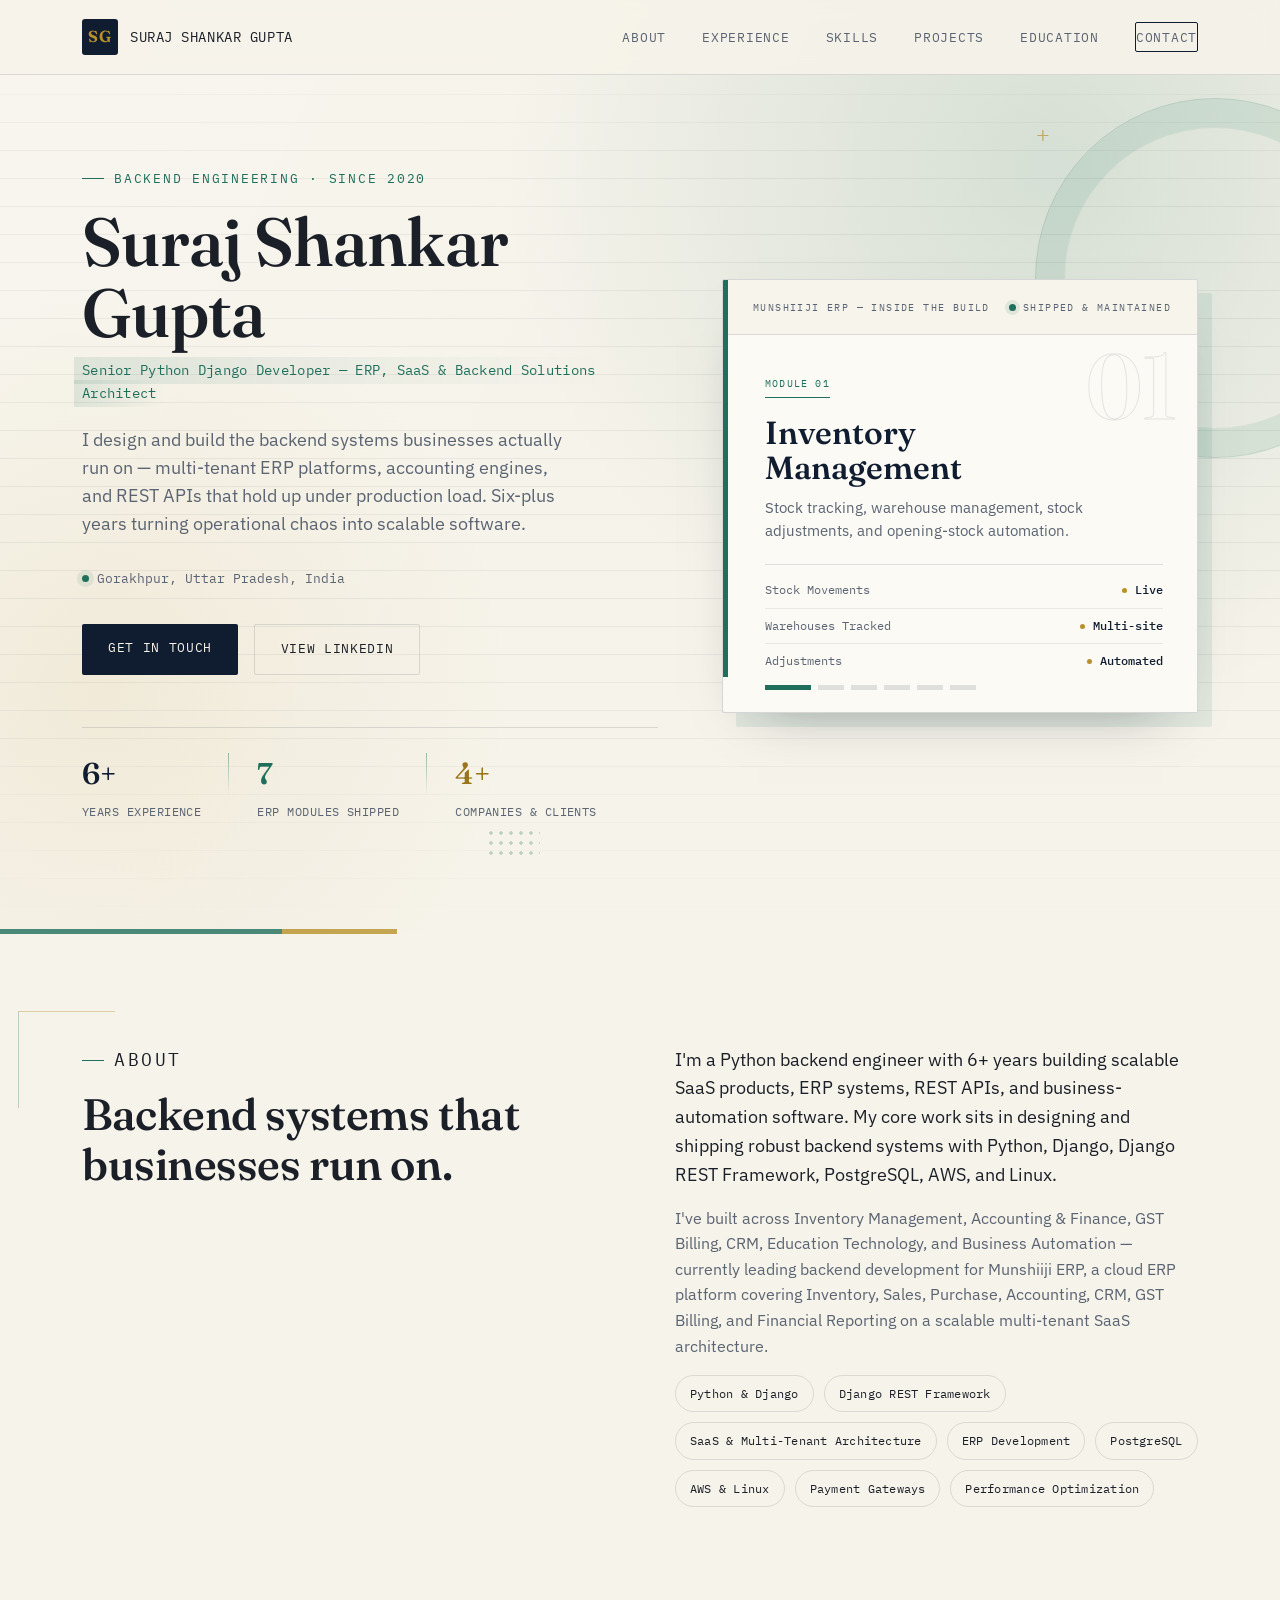
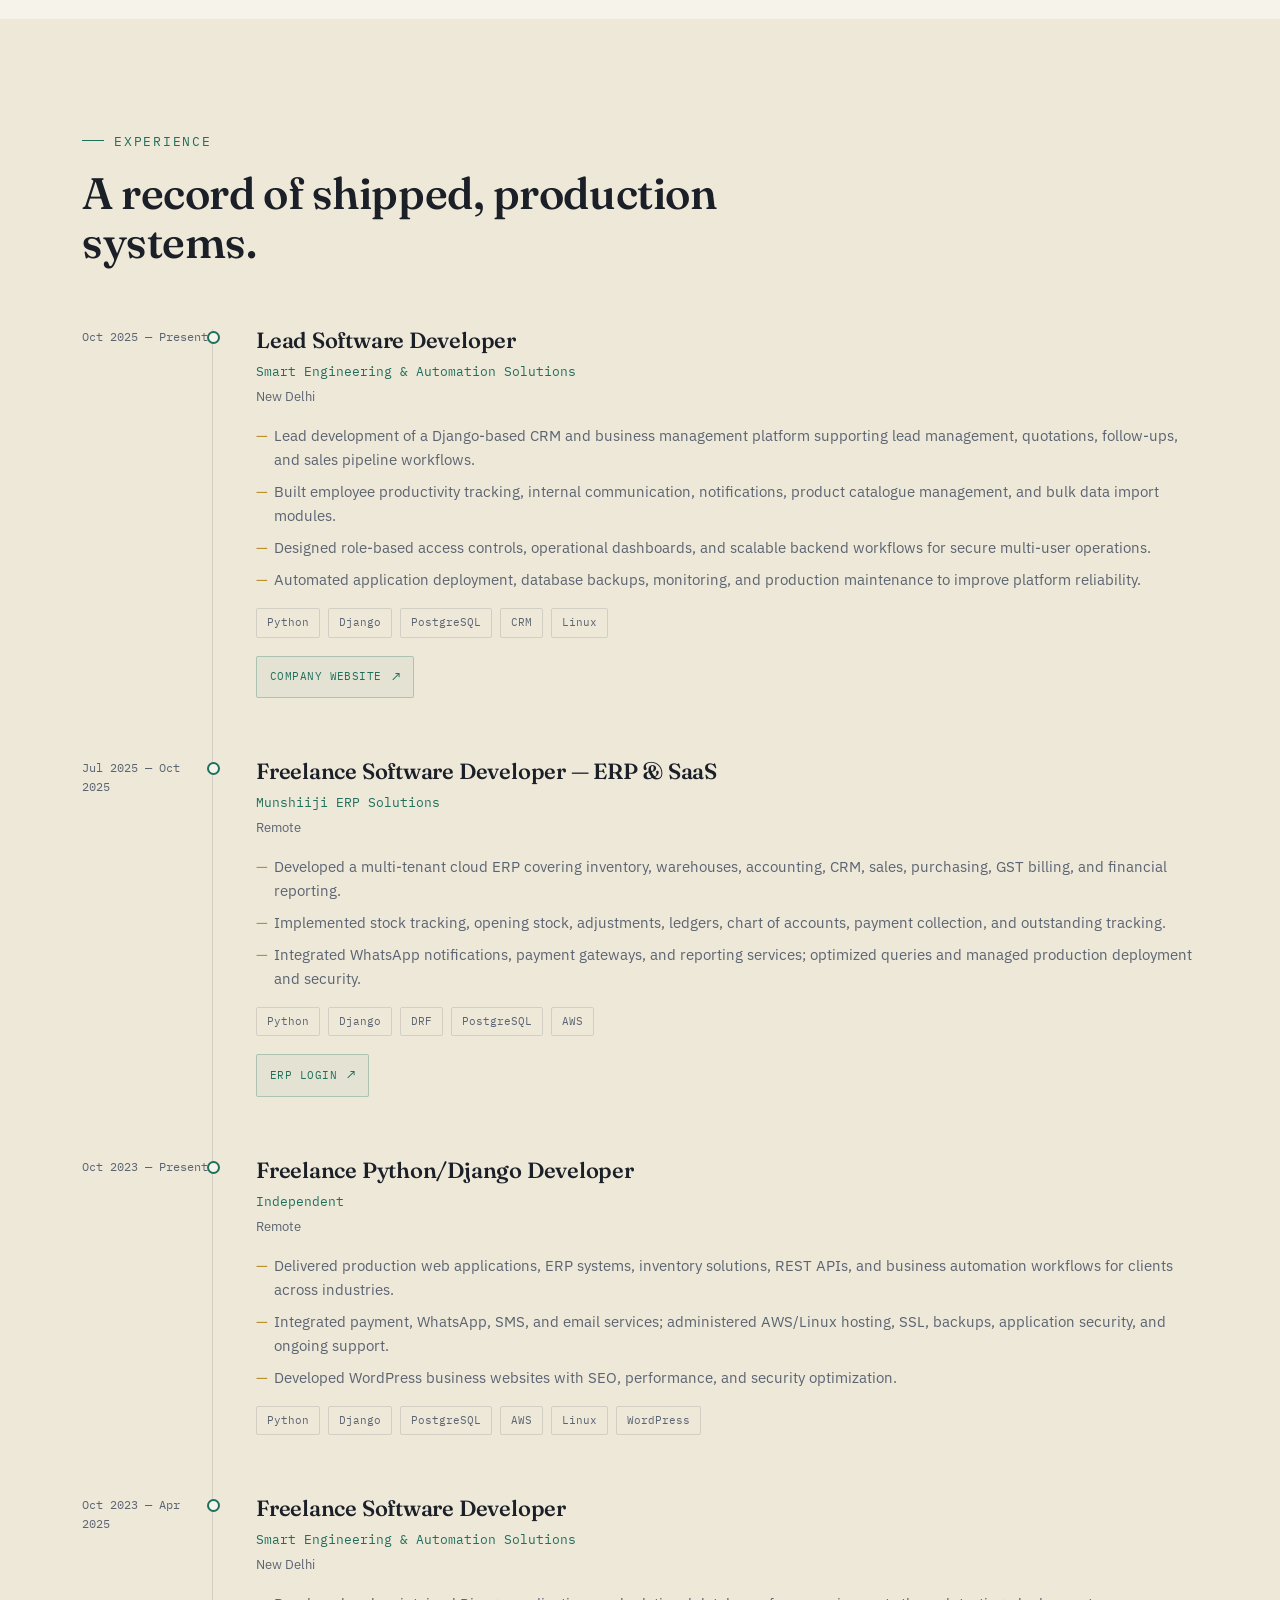
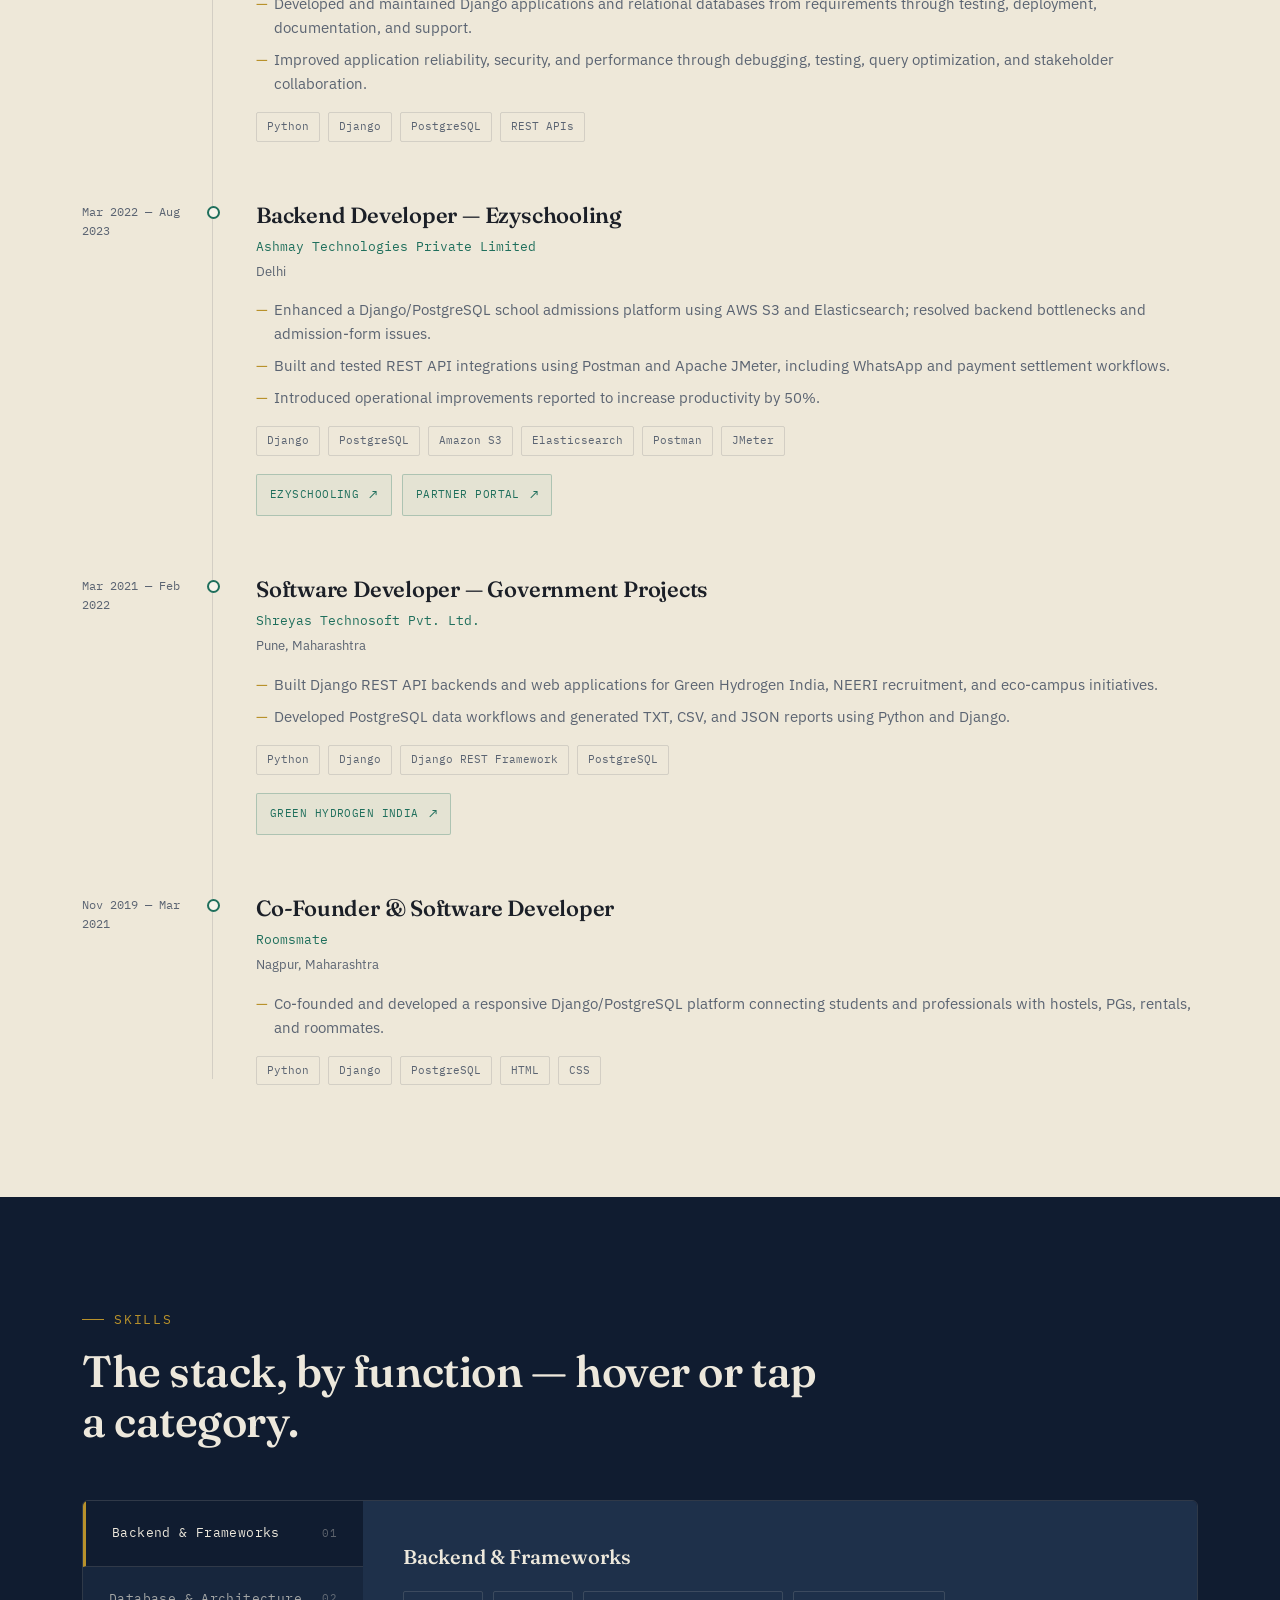
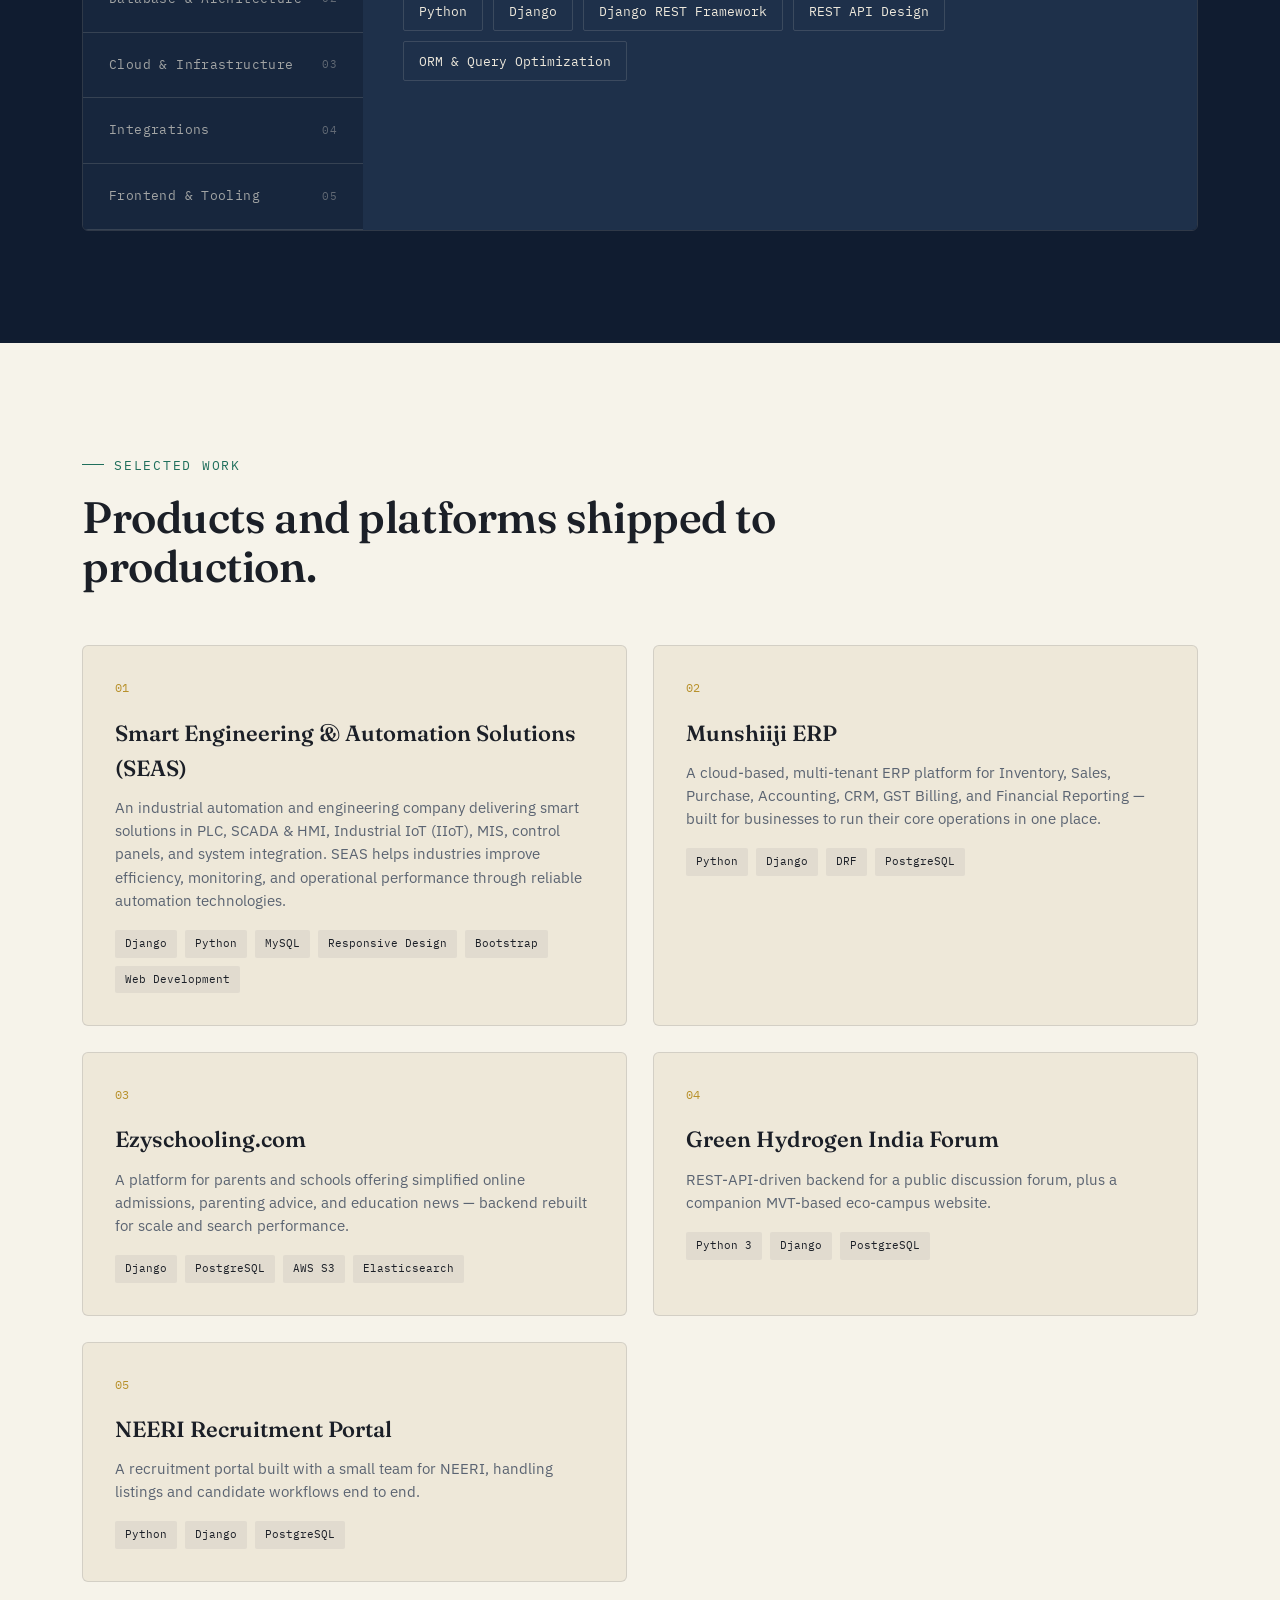
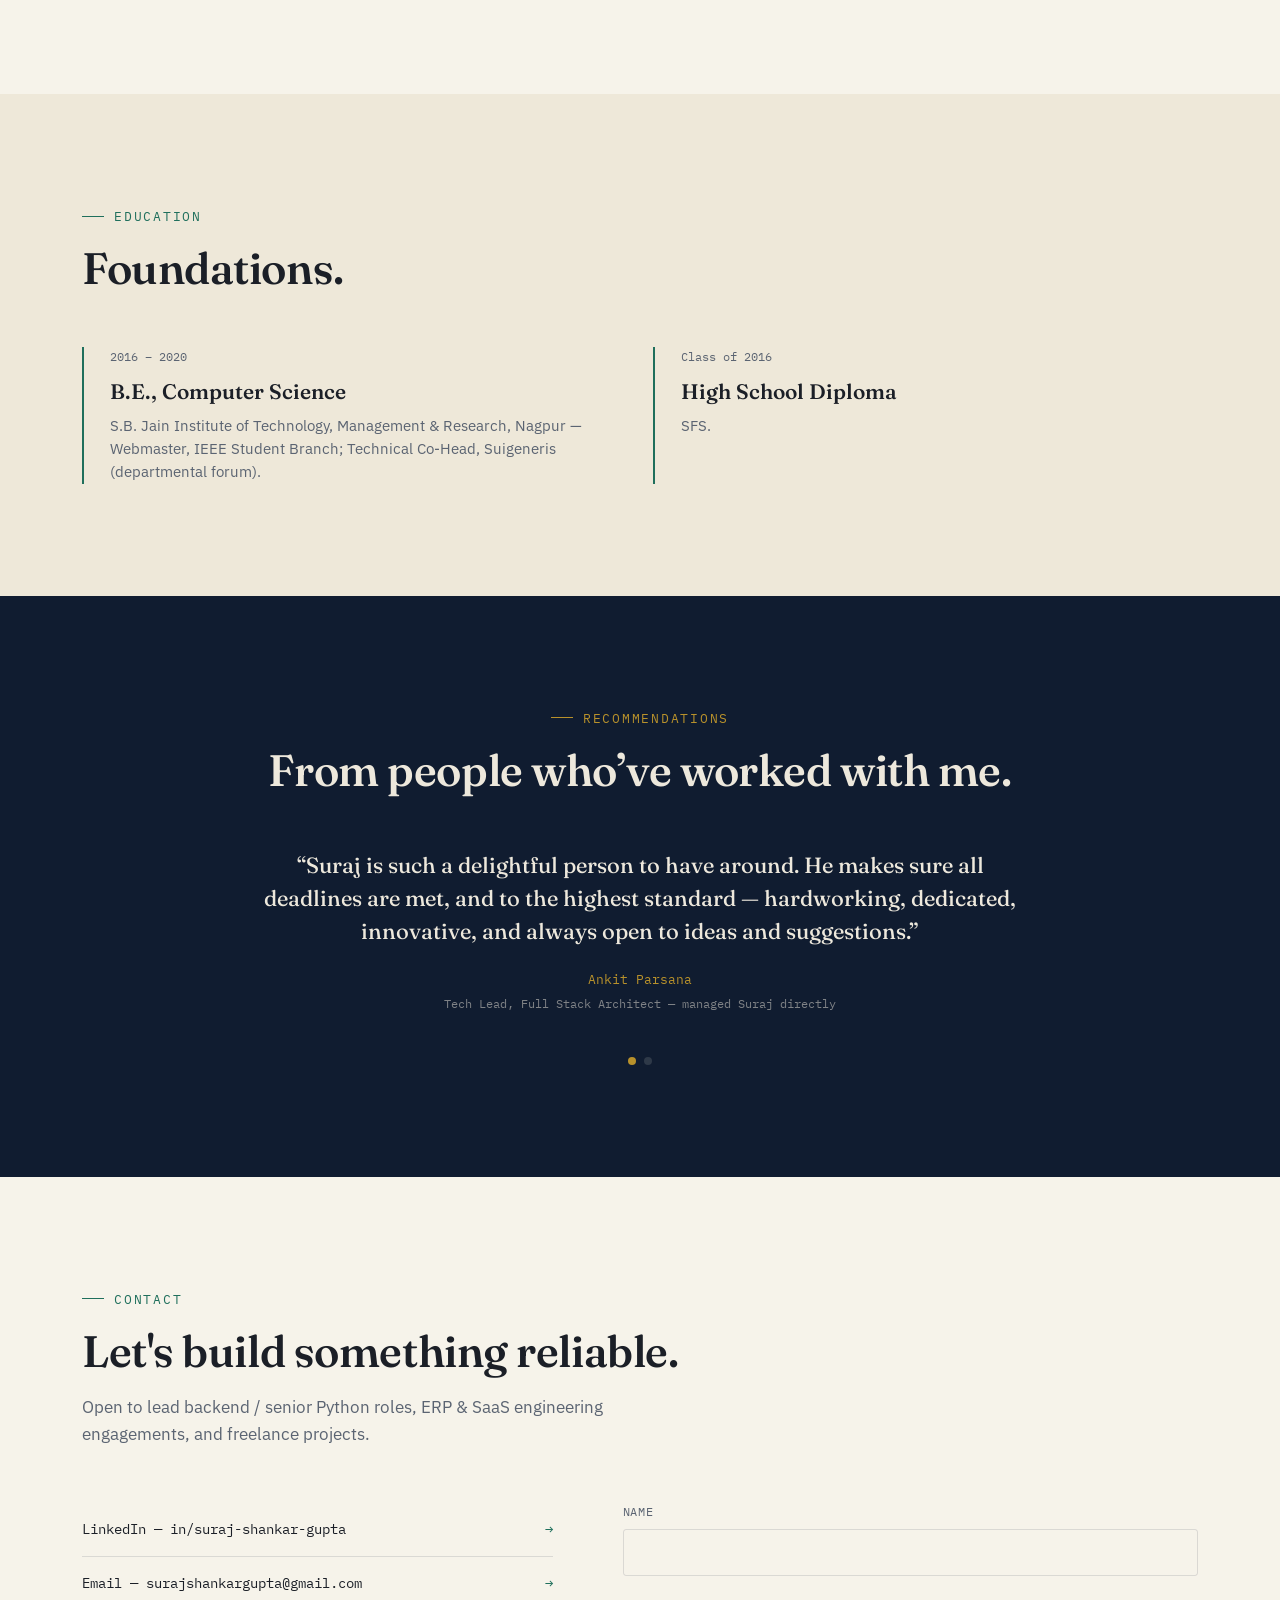
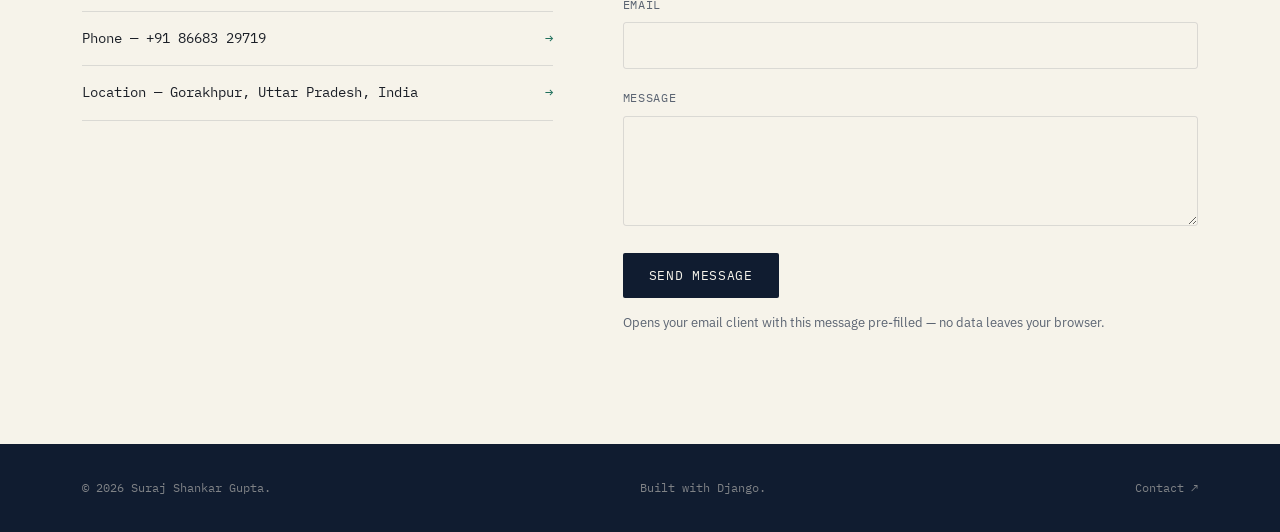
<file: index.html>
<!DOCTYPE html>
<html lang="en">
<head>
<meta charset="UTF-8">
<meta name="viewport" content="width=device-width, initial-scale=1.0">
<title>Suraj Shankar Gupta — Senior Python Django Developer</title>
<meta name="description" content="Suraj Shankar Gupta — Senior Python Django Developer specializing in ERP, SaaS and backend systems architecture.">


<link rel="preconnect" href="https://fonts.googleapis.com">
<link rel="preconnect" href="https://fonts.gstatic.com" crossorigin>
<link href="https://fonts.googleapis.com/css2?family=Fraunces:wght@300;450;560;650&amp;family=IBM+Plex+Sans:wght@400;500;600&amp;family=IBM+Plex+Mono:wght@400;500&amp;display=swap" rel="stylesheet">

<style>
/* ===== Values below are 100% controlled from Django Admin > Site Settings ===== */
:root{
  --ink: #101C30;
  --ink-2: #17263D;
  --ink-3: #1E304A;
  --paper: #F6F3EA;
  --paper-2: #EEE8D9;
  --emerald: #1F6F5C;
  --emerald-l: #2C8B73;
  --gold: #B8912B;
  --charcoal: #1B1F27;
  --slate: #5B6472;
  --cream: #EDE8DC;
  --line-light: rgba(16,28,48,0.12);
  --line-dark: rgba(237,232,220,0.14);
  --display: 'Fraunces', serif;
  --body: 'IBM Plex Sans', sans-serif;
  --mono: 'IBM Plex Mono', monospace;
  --maxw: 1180px;
  --section-pad: 112px;
  --base-fs: 16px;
}
</style>
<link rel="stylesheet" href="static/portfolio/css/style.css?v=20260828-3">

</head>
<body data-animation-mode="full">
<div class="scroll-progress" id="scrollProgress" aria-hidden="true"></div>


<header class="site">
  <div class="nav-inner">
    <a href="#top" class="brand"><span class="mark">SG</span> SURAJ SHANKAR GUPTA</a>
    <nav class="nav-links">
      
        <a href="#about">About</a>
      
        <a href="#experience">Experience</a>
      
        <a href="#skills">Skills</a>
      
        <a href="#projects">Projects</a>
      
        <a href="#education">Education</a>
      
        <a href="#contact" class="nav-cta">Contact</a>
      
    </nav>
    <button class="nav-toggle" id="navToggle" aria-label="Toggle menu" aria-expanded="false"><span></span><span></span><span></span></button>
  </div>
</header>

<main id="top">

  <!-- HERO -->
  <section class="hero">
    <div class="hero-ornament" aria-hidden="true">
      <span class="ornament-ring"></span>
      <span class="ornament-cross">+</span>
      <span class="ornament-dots"></span>
    </div>
    <div class="wrap hero-grid">
      <div class="hero-copy">
        <p class="eyebrow">Backend Engineering · Since 2020</p>
        <h1 class="hero-name">Suraj Shankar Gupta</h1>
        <p class="hero-role"><span>Senior Python Django Developer — ERP, SaaS &amp; Backend Solutions Architect</span></p>
        <p class="hero-desc">I design and build the backend systems businesses actually run on — multi-tenant ERP platforms, accounting engines, and REST APIs that hold up under production load. Six-plus years turning operational chaos into scalable software.</p>
        <p class="hero-loc"><span class="dot"></span>Gorakhpur, Uttar Pradesh, India</p>
        <div class="btn-row">
          <a href="#contact" class="btn btn-primary">Get in touch</a>
          <a href="https://www.linkedin.com/in/suraj-shankar-gupta/" class="btn btn-ghost" target="_blank" rel="noopener noreferrer">View LinkedIn</a>
        </div>
        <div class="stat-row">
          
          <div class="stat"><b data-count="6+">6+</b><span>Years Experience</span></div>
          
          <div class="stat"><b data-count="7">7</b><span>ERP Modules Shipped</span></div>
          
          <div class="stat"><b data-count="4+">4+</b><span>Companies &amp; Clients</span></div>
          
        </div>
      </div>

      
      <div class="ledger reveal">
        <div class="ledger-head">
          <span>Munshiiji ERP — Inside the build</span>
          <span class="live"><i></i>Shipped &amp; maintained</span>
        </div>
        <div class="ledger-viewport" id="ledgerViewport">
          
          <div class="ledger-card active" data-index="01">
            <span class="tag">Module 01</span>
            <h4>Inventory Management</h4>
            <p>Stock tracking, warehouse management, stock adjustments, and opening-stock automation.</p>
            <div class="ledger-lines">
              
              <div class="ledger-line"><span>Stock Movements</span><b>Live</b></div>
              
              <div class="ledger-line"><span>Warehouses Tracked</span><b>Multi-site</b></div>
              
              <div class="ledger-line"><span>Adjustments</span><b>Automated</b></div>
              
            </div>
          </div>
          
          <div class="ledger-card" data-index="02">
            <span class="tag">Module 02</span>
            <h4>Accounting &amp; Ledger</h4>
            <p>Ledger management, chart of accounts, payment collection, and outstanding tracking.</p>
            <div class="ledger-lines">
              
              <div class="ledger-line"><span>Chart of Accounts</span><b>Configured</b></div>
              
              <div class="ledger-line"><span>Payment Collection</span><b>Enabled</b></div>
              
              <div class="ledger-line"><span>Outstanding Tracking</span><b>Active</b></div>
              
            </div>
          </div>
          
          <div class="ledger-card" data-index="03">
            <span class="tag">Module 03</span>
            <h4>CRM</h4>
            <p>Customer relationships, sales pipeline, and follow-ups tied directly into billing.</p>
            <div class="ledger-lines">
              
              <div class="ledger-line"><span>Pipeline Sync</span><b>Real-time</b></div>
              
              <div class="ledger-line"><span>Client Records</span><b>Centralized</b></div>
              
              <div class="ledger-line"><span>Notifications</span><b>WhatsApp</b></div>
              
            </div>
          </div>
          
          <div class="ledger-card" data-index="04">
            <span class="tag">Module 04</span>
            <h4>GST Billing</h4>
            <p>Compliant invoicing and GST billing workflows built for Indian business regulations.</p>
            <div class="ledger-lines">
              
              <div class="ledger-line"><span>Tax Compliance</span><b>GST-ready</b></div>
              
              <div class="ledger-line"><span>Invoicing</span><b>Automated</b></div>
              
              <div class="ledger-line"><span>Reports</span><b>Exportable</b></div>
              
            </div>
          </div>
          
          <div class="ledger-card" data-index="05">
            <span class="tag">Module 05</span>
            <h4>Financial Reporting</h4>
            <p>Consolidated financial reports across inventory, sales, purchase, and accounting data.</p>
            <div class="ledger-lines">
              
              <div class="ledger-line"><span>Report Types</span><b>12+</b></div>
              
              <div class="ledger-line"><span>Refresh</span><b>Scheduled</b></div>
              
              <div class="ledger-line"><span>Access Control</span><b>Role-based</b></div>
              
            </div>
          </div>
          
          <div class="ledger-card" data-index="06">
            <span class="tag">Module 06</span>
            <h4>SEAS CRM Platform</h4>
            <p>Django-based CRM and business management platform for leads, quotations, follow-ups, product catalogue, and operational dashboards.</p>
            <div class="ledger-lines">
              
              <div class="ledger-line"><span>Lead Pipeline</span><b>Active</b></div>
              
              <div class="ledger-line"><span>Access Control</span><b>Role-based</b></div>
              
              <div class="ledger-line"><span>Ops Reliability</span><b>Monitored</b></div>
              
            </div>
          </div>
          
        </div>
        <div class="ledger-dots" id="ledgerDots">
          
          <button type="button" aria-label="Show Inventory Management" class="active"></button>
          
          <button type="button" aria-label="Show Accounting &amp; Ledger"></button>
          
          <button type="button" aria-label="Show CRM"></button>
          
          <button type="button" aria-label="Show GST Billing"></button>
          
          <button type="button" aria-label="Show Financial Reporting"></button>
          
          <button type="button" aria-label="Show SEAS CRM Platform"></button>
          
        </div>
      </div>
      
    </div>
  </section>

  <!-- ABOUT -->
  <section class="section" id="about">
    <div class="wrap about-grid">
      <div class="reveal">
        <p class="eyebrow">About</p>
        <h2 class="h-tag">Backend systems that businesses run on.</h2>
      </div>
      <div class="reveal">
        <p>I&#x27;m a Python backend engineer with 6+ years building scalable SaaS products, ERP systems, REST APIs, and business-automation software. My core work sits in designing and shipping robust backend systems with Python, Django, Django REST Framework, PostgreSQL, AWS, and Linux.</p>
        <p>I&#x27;ve built across Inventory Management, Accounting &amp; Finance, GST Billing, CRM, Education Technology, and Business Automation — currently leading backend development for Munshiiji ERP, a cloud ERP platform covering Inventory, Sales, Purchase, Accounting, CRM, GST Billing, and Financial Reporting on a scalable multi-tenant SaaS architecture.</p>
        
        <div class="chip-cloud">
          
          <span class="chip">Python &amp; Django</span>
          
          <span class="chip">Django REST Framework</span>
          
          <span class="chip">SaaS &amp; Multi-Tenant Architecture</span>
          
          <span class="chip">ERP Development</span>
          
          <span class="chip">PostgreSQL</span>
          
          <span class="chip">AWS &amp; Linux</span>
          
          <span class="chip">Payment Gateways</span>
          
          <span class="chip">Performance Optimization</span>
          
        </div>
        
      </div>
    </div>
  </section>

  <!-- EXPERIENCE -->
  
  <section class="section" id="experience" style="background:var(--paper-2);">
    <div class="wrap">
      <div class="reveal">
        <p class="eyebrow">Experience</p>
        <h2 class="h-tag">A record of shipped, production systems.</h2>
      </div>

      <div class="timeline">
        
        <div class="tl-item reveal">
          <div class="tl-date">Oct 2025 — Present</div>
          <div class="tl-body">
            <h3 class="tl-role">Lead Software Developer</h3>
            <p class="tl-org">Smart Engineering &amp; Automation Solutions</p>
            <p class="tl-meta">New Delhi</p>
            
            <ul class="tl-list">
              
              <li>Lead development of a Django-based CRM and business management platform supporting lead management, quotations, follow-ups, and sales pipeline workflows.</li>
              
              <li>Built employee productivity tracking, internal communication, notifications, product catalogue management, and bulk data import modules.</li>
              
              <li>Designed role-based access controls, operational dashboards, and scalable backend workflows for secure multi-user operations.</li>
              
              <li>Automated application deployment, database backups, monitoring, and production maintenance to improve platform reliability.</li>
              
            </ul>
            
            
            <div class="tl-stack">
              <span>Python</span><span>Django</span><span>PostgreSQL</span><span>CRM</span><span>Linux</span>
            </div>
            
            
            <div class="tl-links" aria-label="Live sites for Smart Engineering &amp; Automation Solutions">
              
              <a href="https://seas-india.com/" target="_blank" rel="noopener noreferrer">
                <span>Company website</span><i aria-hidden="true">↗</i>
              </a>
              
            </div>
            
          </div>
        </div>
        
        <div class="tl-item reveal">
          <div class="tl-date">Jul 2025 — Oct 2025</div>
          <div class="tl-body">
            <h3 class="tl-role">Freelance Software Developer — ERP &amp; SaaS</h3>
            <p class="tl-org">Munshiiji ERP Solutions</p>
            <p class="tl-meta">Remote</p>
            
            <ul class="tl-list">
              
              <li>Developed a multi-tenant cloud ERP covering inventory, warehouses, accounting, CRM, sales, purchasing, GST billing, and financial reporting.</li>
              
              <li>Implemented stock tracking, opening stock, adjustments, ledgers, chart of accounts, payment collection, and outstanding tracking.</li>
              
              <li>Integrated WhatsApp notifications, payment gateways, and reporting services; optimized queries and managed production deployment and security.</li>
              
            </ul>
            
            
            <div class="tl-stack">
              <span>Python</span><span>Django</span><span>DRF</span><span>PostgreSQL</span><span>AWS</span>
            </div>
            
            
            <div class="tl-links" aria-label="Live sites for Munshiiji ERP Solutions">
              
              <a href="https://munshiiji.shreeshankarelectronics.com/" target="_blank" rel="noopener noreferrer">
                <span>ERP login</span><i aria-hidden="true">↗</i>
              </a>
              
            </div>
            
          </div>
        </div>
        
        <div class="tl-item reveal">
          <div class="tl-date">Oct 2023 — Present</div>
          <div class="tl-body">
            <h3 class="tl-role">Freelance Python/Django Developer</h3>
            <p class="tl-org">Independent</p>
            <p class="tl-meta">Remote</p>
            
            <ul class="tl-list">
              
              <li>Delivered production web applications, ERP systems, inventory solutions, REST APIs, and business automation workflows for clients across industries.</li>
              
              <li>Integrated payment, WhatsApp, SMS, and email services; administered AWS/Linux hosting, SSL, backups, application security, and ongoing support.</li>
              
              <li>Developed WordPress business websites with SEO, performance, and security optimization.</li>
              
            </ul>
            
            
            <div class="tl-stack">
              <span>Python</span><span>Django</span><span>PostgreSQL</span><span>AWS</span><span>Linux</span><span>WordPress</span>
            </div>
            
            
          </div>
        </div>
        
        <div class="tl-item reveal">
          <div class="tl-date">Oct 2023 — Apr 2025</div>
          <div class="tl-body">
            <h3 class="tl-role">Freelance Software Developer</h3>
            <p class="tl-org">Smart Engineering &amp; Automation Solutions</p>
            <p class="tl-meta">New Delhi</p>
            
            <ul class="tl-list">
              
              <li>Developed and maintained Django applications and relational databases from requirements through testing, deployment, documentation, and support.</li>
              
              <li>Improved application reliability, security, and performance through debugging, testing, query optimization, and stakeholder collaboration.</li>
              
            </ul>
            
            
            <div class="tl-stack">
              <span>Python</span><span>Django</span><span>PostgreSQL</span><span>REST APIs</span>
            </div>
            
            
          </div>
        </div>
        
        <div class="tl-item reveal">
          <div class="tl-date">Mar 2022 — Aug 2023</div>
          <div class="tl-body">
            <h3 class="tl-role">Backend Developer — Ezyschooling</h3>
            <p class="tl-org">Ashmay Technologies Private Limited</p>
            <p class="tl-meta">Delhi</p>
            
            <ul class="tl-list">
              
              <li>Enhanced a Django/PostgreSQL school admissions platform using AWS S3 and Elasticsearch; resolved backend bottlenecks and admission-form issues.</li>
              
              <li>Built and tested REST API integrations using Postman and Apache JMeter, including WhatsApp and payment settlement workflows.</li>
              
              <li>Introduced operational improvements reported to increase productivity by 50%.</li>
              
            </ul>
            
            
            <div class="tl-stack">
              <span>Django</span><span>PostgreSQL</span><span>Amazon S3</span><span>Elasticsearch</span><span>Postman</span><span>JMeter</span>
            </div>
            
            
            <div class="tl-links" aria-label="Live sites for Ashmay Technologies Private Limited">
              
              <a href="https://ezyschooling.com/" target="_blank" rel="noopener noreferrer">
                <span>Ezyschooling</span><i aria-hidden="true">↗</i>
              </a>
              
              <a href="https://inside.ezyschooling.com/login" target="_blank" rel="noopener noreferrer">
                <span>Partner portal</span><i aria-hidden="true">↗</i>
              </a>
              
            </div>
            
          </div>
        </div>
        
        <div class="tl-item reveal">
          <div class="tl-date">Mar 2021 — Feb 2022</div>
          <div class="tl-body">
            <h3 class="tl-role">Software Developer — Government Projects</h3>
            <p class="tl-org">Shreyas Technosoft Pvt. Ltd.</p>
            <p class="tl-meta">Pune, Maharashtra</p>
            
            <ul class="tl-list">
              
              <li>Built Django REST API backends and web applications for Green Hydrogen India, NEERI recruitment, and eco-campus initiatives.</li>
              
              <li>Developed PostgreSQL data workflows and generated TXT, CSV, and JSON reports using Python and Django.</li>
              
            </ul>
            
            
            <div class="tl-stack">
              <span>Python</span><span>Django</span><span>Django REST Framework</span><span>PostgreSQL</span>
            </div>
            
            
            <div class="tl-links" aria-label="Live sites for Shreyas Technosoft Pvt. Ltd.">
              
              <a href="https://greenhydrogen-india.com/" target="_blank" rel="noopener noreferrer">
                <span>Green Hydrogen India</span><i aria-hidden="true">↗</i>
              </a>
              
            </div>
            
          </div>
        </div>
        
        <div class="tl-item reveal">
          <div class="tl-date">Nov 2019 — Mar 2021</div>
          <div class="tl-body">
            <h3 class="tl-role">Co-Founder &amp; Software Developer</h3>
            <p class="tl-org">Roomsmate</p>
            <p class="tl-meta">Nagpur, Maharashtra</p>
            
            <ul class="tl-list">
              
              <li>Co-founded and developed a responsive Django/PostgreSQL platform connecting students and professionals with hostels, PGs, rentals, and roommates.</li>
              
            </ul>
            
            
            <div class="tl-stack">
              <span>Python</span><span>Django</span><span>PostgreSQL</span><span>HTML</span><span>CSS</span>
            </div>
            
            
          </div>
        </div>
        
      </div>
    </div>
  </section>
  

  <!-- SKILLS -->
  
  <section class="section section-dark" id="skills">
    <div class="wrap">
      <div class="reveal">
        <p class="eyebrow">Skills</p>
        <h2 class="h-tag">The stack, by function — hover or tap a category.</h2>
      </div>

      <div class="skills-panel reveal">
        <div class="skill-tabs" id="skillTabs">
          
          <div class="skill-tab active" data-pane="backend">Backend &amp; Frameworks <span class="n">01</span></div>
          
          <div class="skill-tab" data-pane="data">Database &amp; Architecture <span class="n">02</span></div>
          
          <div class="skill-tab" data-pane="cloud">Cloud &amp; Infrastructure <span class="n">03</span></div>
          
          <div class="skill-tab" data-pane="integrations">Integrations <span class="n">04</span></div>
          
          <div class="skill-tab" data-pane="tools">Frontend &amp; Tooling <span class="n">05</span></div>
          
        </div>
        <div class="skill-panes">
          
          <div class="skill-pane active" id="pane-backend">
            <h4>Backend &amp; Frameworks</h4>
            <div class="skill-grid">
              <span>Python</span><span>Django</span><span>Django REST Framework</span><span>REST API Design</span><span>ORM &amp; Query Optimization</span>
            </div>
          </div>
          
          <div class="skill-pane" id="pane-data">
            <h4>Database &amp; Architecture</h4>
            <div class="skill-grid">
              <span>PostgreSQL</span><span>SaaS &amp; Multi-Tenant Architecture</span><span>Database Design &amp; Optimization</span><span>Role-Based Access Control</span>
            </div>
          </div>
          
          <div class="skill-pane" id="pane-cloud">
            <h4>Cloud &amp; Infrastructure</h4>
            <div class="skill-grid">
              <span>AWS</span><span>Amazon S3</span><span>Linux Server Administration</span><span>SSL Configuration</span><span>Elasticsearch</span><span>Production Deployment &amp; Monitoring</span>
            </div>
          </div>
          
          <div class="skill-pane" id="pane-integrations">
            <h4>Integrations</h4>
            <div class="skill-grid">
              <span>Payment Gateways</span><span>WhatsApp API</span><span>SMS Gateways</span><span>Email Services</span><span>Third-Party API Integration</span>
            </div>
          </div>
          
          <div class="skill-pane" id="pane-tools">
            <h4>Frontend &amp; Tooling</h4>
            <div class="skill-grid">
              <span>HTML / CSS / JavaScript</span><span>jQuery</span><span>Bootstrap</span><span>WordPress</span><span>Git / GitHub</span><span>Postman</span><span>Apache JMeter</span>
            </div>
          </div>
          
        </div>
      </div>
    </div>
  </section>
  

  <!-- PROJECTS -->
  
  <section class="section" id="projects">
    <div class="wrap">
      <div class="reveal">
        <p class="eyebrow">Selected Work</p>
        <h2 class="h-tag">Products and platforms shipped to production.</h2>
      </div>
      <div class="proj-grid">
        
        <div class="proj-card reveal">
          <span class="proj-num">01</span>
          
          <a href="https://seas-india.com/" target="_blank" rel="noopener"><h4>Smart Engineering &amp; Automation Solutions (SEAS)</h4></a>
          <p>An industrial automation and engineering company delivering smart solutions in PLC, SCADA &amp; HMI, Industrial IoT (IIoT), MIS, control panels, and system integration. SEAS helps industries improve efficiency, monitoring, and operational performance through reliable automation technologies.</p>
          
          <div class="proj-stack">
            <span>Django</span><span>Python</span><span>MySQL</span><span>Responsive Design</span><span>Bootstrap</span><span>Web Development</span>
          </div>
          
        </div>
        
        <div class="proj-card reveal">
          <span class="proj-num">02</span>
          
          <h4>Munshiiji ERP</h4>
          <p>A cloud-based, multi-tenant ERP platform for Inventory, Sales, Purchase, Accounting, CRM, GST Billing, and Financial Reporting — built for businesses to run their core operations in one place.</p>
          
          <div class="proj-stack">
            <span>Python</span><span>Django</span><span>DRF</span><span>PostgreSQL</span>
          </div>
          
        </div>
        
        <div class="proj-card reveal">
          <span class="proj-num">03</span>
          
          <h4>Ezyschooling.com</h4>
          <p>A platform for parents and schools offering simplified online admissions, parenting advice, and education news — backend rebuilt for scale and search performance.</p>
          
          <div class="proj-stack">
            <span>Django</span><span>PostgreSQL</span><span>AWS S3</span><span>Elasticsearch</span>
          </div>
          
        </div>
        
        <div class="proj-card reveal">
          <span class="proj-num">04</span>
          
          <h4>Green Hydrogen India Forum</h4>
          <p>REST-API-driven backend for a public discussion forum, plus a companion MVT-based eco-campus website.</p>
          
          <div class="proj-stack">
            <span>Python 3</span><span>Django</span><span>PostgreSQL</span>
          </div>
          
        </div>
        
        <div class="proj-card reveal">
          <span class="proj-num">05</span>
          
          <h4>NEERI Recruitment Portal</h4>
          <p>A recruitment portal built with a small team for NEERI, handling listings and candidate workflows end to end.</p>
          
          <div class="proj-stack">
            <span>Python</span><span>Django</span><span>PostgreSQL</span>
          </div>
          
        </div>
        
      </div>
    </div>
  </section>
  

  <!-- EDUCATION -->
  
  <section class="section" id="education" style="background:var(--paper-2);">
    <div class="wrap">
      <div class="reveal">
        <p class="eyebrow">Education</p>
        <h2 class="h-tag">Foundations.</h2>
      </div>
      <div class="edu-grid">
        
        <div class="edu-card reveal">
          <p class="yr">2016 – 2020</p>
          <h4>B.E., Computer Science</h4>
          <p>S.B. Jain Institute of Technology, Management &amp; Research, Nagpur — Webmaster, IEEE Student Branch; Technical Co-Head, Suigeneris (departmental forum).</p>
        </div>
        
        <div class="edu-card reveal">
          <p class="yr">Class of 2016</p>
          <h4>High School Diploma</h4>
          <p>SFS.</p>
        </div>
        
      </div>
    </div>
  </section>
  

  <!-- TESTIMONIALS -->
  
  <section class="section section-dark">
    <div class="wrap">
      <div class="reveal" style="text-align:center;">
        <p class="eyebrow" style="justify-content:center;">Recommendations</p>
        <h2 class="h-tag" style="margin:0 auto;">From people who’ve worked with me.</h2>
      </div>
      <div class="testi-wrap reveal">
        <div class="testi-viewport" id="testiViewport">
          
          <div class="testi-card active">
            <q>Suraj is such a delightful person to have around. He makes sure all deadlines are met, and to the highest standard — hardworking, dedicated, innovative, and always open to ideas and suggestions.</q>
            <div class="testi-name">Ankit Parsana</div>
            <div class="testi-role">Tech Lead, Full Stack Architect — managed Suraj directly</div>
          </div>
          
          <div class="testi-card">
            <q>Suraj was a fantastic co-worker — thorough in everything he does, very dedicated and capable, and always there to help whenever needed.</q>
            <div class="testi-name">Amruta Jagtap</div>
            <div class="testi-role">Mobile Application Developer</div>
          </div>
          
        </div>
        <div class="testi-dots" id="testiDots">
          
          <button  class="active"></button>
          
          <button ></button>
          
        </div>
      </div>
    </div>
  </section>
  

  <!-- CONTACT -->
  <section class="section" id="contact">
    <div class="wrap">
      <div class="reveal">
        <p class="eyebrow">Contact</p>
        <h2 class="h-tag">Let&#x27;s build something reliable.</h2>
        <p class="lede">Open to lead backend / senior Python roles, ERP &amp; SaaS engineering engagements, and freelance projects.</p>
      </div>

      <div class="contact-grid">
        <div class="contact-info reveal">
          
          <a class="item" href="https://www.linkedin.com/in/suraj-shankar-gupta/" target="_blank" rel="noopener">
            <span>LinkedIn — in/suraj-shankar-gupta</span><span class="arrow" aria-hidden="true">→</span>
          </a>
          
          <a class="item" href="mailto:surajshankargupta@gmail.com" >
            <span>Email — surajshankargupta@gmail.com</span><span class="arrow" aria-hidden="true">→</span>
          </a>
          
          <a class="item" href="tel:+918668329719" >
            <span>Phone — +91 86683 29719</span><span class="arrow" aria-hidden="true">→</span>
          </a>
          
          <a class="item" href="#" >
            <span>Location — Gorakhpur, Uttar Pradesh, India</span><span class="arrow" aria-hidden="true">→</span>
          </a>
          
        </div>

        <form class="reveal" id="contactForm" data-mailto="surajshankargupta@gmail.com">
          <div class="form-field">
            <label for="cname">Name</label>
            <input type="text" id="cname" name="name" required>
          </div>
          <div class="form-field">
            <label for="cemail">Email</label>
            <input type="email" id="cemail" name="email" required>
          </div>
          <div class="form-field">
            <label for="cmsg">Message</label>
            <textarea id="cmsg" name="message" required></textarea>
          </div>
          <button type="submit" class="btn btn-primary">Send message</button>
          <p class="form-note">Opens your email client with this message pre-filled — no data leaves your browser.</p>
        </form>
      </div>
    </div>
  </section>
</main>

<footer>
  <div class="wrap foot-inner">
    <span>© 2026 Suraj Shankar Gupta.</span>
    <span>Built with Django.</span>
    <a href="#contact">Contact ↗</a>
  </div>
</footer>


<button class="scroll-top" id="scrollTop" type="button" aria-label="Back to top">
  <span aria-hidden="true">↑</span>
</button>
<script src="static/portfolio/js/main.js?v=20260828-1"></script>

</body>
</html>
</file>
<file: static/portfolio/css/style.css>
/* ============ BASE ============ */
*{box-sizing:border-box; margin:0; padding:0;}
html{scroll-behavior:smooth; font-size:var(--base-fs, 16px);}
@media (prefers-reduced-motion: reduce){
  html:not(:has(body[data-animation-mode="full"])){scroll-behavior:auto;}
  body:not([data-animation-mode="full"]) *{animation-duration:0.001ms !important; animation-iteration-count:1 !important; transition-duration:0.001ms !important;}
}
body{
  font-family:var(--body);
  background:var(--paper);
  color:var(--charcoal);
  line-height:1.6;
  -webkit-font-smoothing:antialiased;
}
img{max-width:100%; display:block;}
a{color:inherit; text-decoration:none;}
ul{list-style:none;}
button{font-family:inherit; cursor:pointer; border:none; background:none;}
.wrap{max-width:var(--maxw); margin:0 auto; padding:0 32px;}
.eyebrow{
  font-family:var(--mono);
  font-size:12.5px;
  letter-spacing:.14em;
  text-transform:uppercase;
  color:var(--emerald);
  display:flex; align-items:center; gap:10px;
  margin-bottom:18px;
}
.eyebrow::before{
  content:"";
  width:22px; height:1px; background:var(--emerald);
  display:inline-block;
}
h1,h2,h3{font-family:var(--display); font-weight:560; letter-spacing:-.01em;}
.section{padding:var(--section-pad) 0;}
.section-dark{background:var(--ink); color:var(--cream);}
.section-dark .eyebrow{color:var(--gold);}
.section-dark .eyebrow::before{background:var(--gold);}
.h-tag{
  font-size:clamp(30px,4vw,44px);
  line-height:1.12;
  max-width:760px;
}
.lede{
  font-size:17px;
  color:var(--slate);
  max-width:560px;
  margin-top:18px;
}
.section-dark .lede{color:rgba(237,232,220,.7);}
.reveal{opacity:0; transform:translateY(28px); transition:opacity .8s ease, transform .8s ease;}
.reveal.in{opacity:1; transform:translateY(0);}

/* ============ NAV ============ */
header.site{
  position:fixed; top:0; left:0; right:0; z-index:100;
  background:rgba(246,243,234,0.88);
  backdrop-filter:blur(10px);
  border-bottom:1px solid var(--line-light);
  transition:background .3s ease;
}
.nav-inner{
  max-width:var(--maxw); margin:0 auto; padding:0 32px;
  display:flex; align-items:center; justify-content:space-between;
  height:74px;
}
.brand{
  display:flex; align-items:center; gap:12px;
  font-family:var(--mono); font-size:14px; letter-spacing:.04em;
}
.brand .mark{
  width:36px; height:36px; border-radius:3px;
  background:var(--ink);
  color:var(--gold);
  display:flex; align-items:center; justify-content:center;
  font-family:var(--display); font-weight:650; font-size:16px;
}
.nav-links{display:flex; gap:36px; align-items:center;}
.nav-links a{
  font-family:var(--mono); font-size:12.5px; letter-spacing:.06em; text-transform:uppercase;
  color:var(--slate); position:relative; padding:4px 0;
}
.nav-links a::after{
  content:""; position:absolute; left:0; bottom:0; width:0; height:1px; background:var(--emerald);
  transition:width .25s ease;
}
.nav-links a:hover{color:var(--charcoal);}
.nav-links a:hover::after{width:100%;}
.nav-cta{
  font-family:var(--mono); font-size:12px; letter-spacing:.06em; text-transform:uppercase;
  border:1px solid var(--ink); padding:9px 18px; border-radius:2px;
  transition:background .25s ease, color .25s ease;
}
.nav-cta:hover{background:var(--ink); color:var(--paper);}
.nav-toggle{display:none; flex-direction:column; gap:5px; width:26px;}
.nav-toggle span{height:1.5px; background:var(--charcoal); width:100%;}

/* ============ HERO ============ */
.hero{
  padding:168px 0 110px;
  background:
    radial-gradient(circle at 82% 18%, rgba(31,111,92,0.15), transparent 42%),
    radial-gradient(circle at 8% 74%, rgba(184,145,43,.10), transparent 30%),
    linear-gradient(115deg, rgba(255,255,255,.22), transparent 48%),
    linear-gradient(180deg, var(--paper) 0%, var(--paper) 100%);
  position:relative;
  overflow:hidden;
}
.hero::before{
  content:"";
  position:absolute; inset:0;
  background-image: repeating-linear-gradient(0deg, transparent, transparent 27px, var(--line-light) 27px, var(--line-light) 28px);
  opacity:.5;
  pointer-events:none;
  mask-image: linear-gradient(180deg, transparent, black 20%, black 70%, transparent);
}
.hero::after{
  content:""; position:absolute; left:0; right:0; bottom:0; height:5px;
  background:linear-gradient(90deg,var(--emerald) 0 22%,var(--gold) 22% 31%,transparent 31% 100%);
  opacity:.8;
}
.hero-ornament{position:absolute; inset:0; pointer-events:none; overflow:hidden;}
.ornament-ring{
  position:absolute; width:360px; height:360px; right:-115px; top:98px;
  border:1px solid rgba(31,111,92,.2); border-radius:50%;
  box-shadow:inset 0 0 0 28px rgba(31,111,92,.025), inset 0 0 0 29px rgba(31,111,92,.08);
}
.ornament-cross{
  position:absolute; right:18%; top:116px; color:var(--gold);
  font-family:var(--mono); font-size:23px; font-weight:300; opacity:.7;
}
.ornament-dots{
  position:absolute; left:38%; bottom:76px; width:54px; height:30px; opacity:.28;
  background-image:radial-gradient(circle,var(--emerald) 1.5px,transparent 1.8px);
  background-size:10px 10px;
}
.hero-grid{
  display:grid; grid-template-columns:1.15fr .95fr; gap:64px; align-items:center;
  position:relative;
}
.hero-name{font-size:clamp(40px,5.6vw,68px); line-height:1.04; margin-bottom:6px;}
.hero-role{
  font-family:var(--mono); font-size:14px; color:var(--emerald);
  letter-spacing:.02em; margin:12px 0 22px;
}
.hero-role span{display:inline; padding:4px 8px 5px; margin-left:-8px; background:linear-gradient(90deg,rgba(31,111,92,.11),rgba(31,111,92,0)); box-decoration-break:clone; -webkit-box-decoration-break:clone;}
.hero-desc{font-size:17.5px; color:var(--slate); max-width:480px; margin-bottom:30px;}
.hero-loc{
  font-family:var(--mono); font-size:12.5px; color:var(--slate);
  display:flex; align-items:center; gap:8px; margin-bottom:36px;
}
.hero-loc .dot{width:7px; height:7px; border-radius:50%; background:var(--emerald); box-shadow:0 0 0 5px rgba(31,111,92,.09);}
.btn-row{display:flex; gap:16px; margin-bottom:52px; flex-wrap:wrap;}
.btn{
  font-family:var(--mono); font-size:13px; letter-spacing:.05em; text-transform:uppercase;
  padding:14px 26px; border-radius:2px; display:inline-block;
  transition:transform .2s ease, box-shadow .2s ease;
}
.btn-primary{background:var(--ink); color:var(--paper);}
.btn-primary:hover{transform:translateY(-2px); box-shadow:0 10px 24px rgba(16,28,48,.25);}
.btn-ghost{border:1px solid var(--line-light); color:var(--charcoal);}
.btn-ghost:hover{border-color:var(--ink); transform:translateY(-2px);}
.stat-row{display:flex; gap:0; flex-wrap:wrap; border-top:1px solid var(--line-light); padding-top:22px;}
.stat{position:relative; padding:0 28px; min-width:132px;}
.stat:first-child{padding-left:0;}
.stat:not(:last-child)::after{content:""; position:absolute; right:0; top:3px; width:1px; height:42px; background:linear-gradient(var(--emerald),transparent); opacity:.45;}
.stat b{
  font-family:var(--display); font-size:30px; display:block; color:var(--ink); font-weight:560;
}
.stat:nth-child(2) b{color:var(--emerald);}.stat:nth-child(3) b{color:#99761c;}
.stat span{font-family:var(--mono); font-size:11.5px; color:var(--slate); letter-spacing:.04em; text-transform:uppercase;}

/* ---- Ledger carousel (signature element) ---- */
.ledger{
  background:#fbfaf5;
  border:1px solid rgba(16,28,48,.16);
  border-radius:2px;
  padding:0;
  color:var(--ink);
  position:relative;
  box-shadow:14px 14px 0 rgba(31,111,92,.09), 0 24px 55px -36px rgba(16,28,48,.5);
  overflow:hidden;
}
.ledger::before{
  content:"";
  position:absolute; top:0; left:0; bottom:0; width:5px;
  background:var(--emerald);
}
.ledger-head{
  display:flex; justify-content:space-between; align-items:center;
  font-family:var(--mono); font-size:10px; letter-spacing:.14em; text-transform:uppercase;
  color:var(--slate);
  padding:20px 26px 18px 30px; border-bottom:1px solid var(--line-light);
  background:rgba(238,232,217,.34);
}
.ledger-head .live{display:flex; align-items:center; gap:7px;}
.ledger-head .live i{width:7px; height:7px; border-radius:50%; background:var(--emerald); display:inline-block; box-shadow:0 0 0 4px rgba(31,111,92,.1); animation:pulse 1.8s infinite;}
@keyframes pulse{0%,100%{opacity:1;} 50%{opacity:.3;}}
.ledger-viewport{position:relative; min-height:342px;}
.ledger-card{
  position:absolute; inset:0; padding:34px 34px 24px 42px;
  opacity:0; transform:translateY(10px);
  transition:opacity .45s ease, transform .45s ease;
  pointer-events:none;
}
.ledger-card.active{opacity:1; transform:translateX(0); pointer-events:auto;}
.ledger-card::before{
  content:attr(data-index);
  position:absolute; right:20px; top:5px;
  font-family:var(--display); font-size:92px; line-height:1; font-weight:560;
  color:transparent; -webkit-text-stroke:1px rgba(16,28,48,.1);
  pointer-events:none;
}
.ledger-card .tag{
  display:inline-block; font-family:var(--mono); font-size:10px; letter-spacing:.12em; text-transform:uppercase;
  color:var(--emerald); border-bottom:1px solid var(--emerald); padding:0 0 5px; margin-bottom:17px;
}
.ledger-card h4{font-family:var(--display); font-size:clamp(25px,2.5vw,32px); line-height:1.1; font-weight:560; margin-bottom:12px; max-width:75%;}
.ledger-card p{font-size:14.5px; color:var(--slate); line-height:1.55; margin-bottom:22px; max-width:380px;}
.ledger-lines{border-top:1px solid var(--line-light); padding-top:8px; max-width:100%;}
.ledger-line{
  display:flex; justify-content:space-between;
  font-family:var(--mono); font-size:11.5px; color:var(--slate);
  padding:8px 0; border-bottom:1px solid rgba(16,28,48,.08);
}
.ledger-line:last-child{border-bottom:none;}
.ledger-line b{color:var(--ink); font-weight:500;}
.ledger-line b::before{content:""; display:inline-block; width:5px; height:5px; border-radius:50%; background:var(--gold); margin:0 8px 1px 0;}
.ledger-dots{
  position:relative; z-index:2;
  display:flex; align-items:center; gap:7px; justify-content:flex-start;
  min-height:35px; padding:8px 34px 22px 42px;
  background:#fbfaf5;
}
.ledger-dots button{
  width:26px; height:5px; background:rgba(16,28,48,.12); border-radius:0; transition:background .3s ease, width .3s ease;
}
.ledger-dots button:hover{background:rgba(31,111,92,.38);}
.ledger-dots button.active{background:var(--emerald); width:46px;}

/* ============ ABOUT ============ */
.about-grid{display:grid; grid-template-columns:1fr 1fr; gap:70px; align-items:start; position:relative;}
.about-grid::before{content:""; position:absolute; left:-32px; top:-35px; width:96px; height:96px; border-left:1px solid rgba(31,111,92,.28); border-top:1px solid rgba(184,145,43,.38); pointer-events:none;}
.about-grid p{color:var(--slate); font-size:16px; margin-bottom:16px;}
.about-grid p:first-of-type{color:var(--charcoal); font-size:18px;}
.chip-cloud{display:flex; flex-wrap:wrap; gap:10px; margin-top:8px;}
.chip{
  font-family:var(--mono); font-size:12px; letter-spacing:.02em;
  border:1px solid var(--line-light); padding:8px 14px; border-radius:20px;
  color:var(--charcoal); transition:border-color .25s ease, background .25s ease;
}
.chip:hover{border-color:var(--emerald); background:rgba(31,111,92,.06);}

/* ============ EXPERIENCE ============ */
.timeline{position:relative; margin-top:56px;}
.timeline::before{
  content:""; position:absolute; left:130px; top:6px; bottom:6px; width:1px; background:var(--line-light);
}
.tl-item{
  display:grid; grid-template-columns:130px 1fr; gap:0; position:relative; padding-bottom:56px;
}
.tl-item:last-child{padding-bottom:0;}
.tl-date{font-family:var(--mono); font-size:12px; color:var(--slate); padding-top:4px;}
.tl-body{padding-left:44px; position:relative;}
.tl-body::before{
  content:""; position:absolute; left:-5px; top:8px; width:9px; height:9px; border-radius:50%;
  background:var(--paper); border:2px solid var(--emerald);
}
.tl-role{font-family:var(--display); font-size:22px; font-weight:560; margin-bottom:4px;}
.tl-org{font-family:var(--mono); font-size:13px; color:var(--emerald); margin-bottom:4px;}
.tl-meta{font-size:13px; color:var(--slate); margin-bottom:16px;}
.tl-list{color:var(--slate); font-size:15px;}
.tl-list li{position:relative; padding-left:18px; margin-bottom:8px;}
.tl-list li::before{content:"—"; position:absolute; left:0; color:var(--gold);}
.tl-stack{display:flex; flex-wrap:wrap; gap:8px; margin-top:16px;}
.tl-stack span{
  font-family:var(--mono); font-size:11px; color:var(--slate);
  border:1px solid var(--line-light); padding:5px 10px; border-radius:2px;
}
.tl-links{display:flex; flex-wrap:wrap; gap:10px; margin-top:18px;}
.tl-links a{
  display:inline-flex; align-items:center; gap:10px;
  padding:9px 13px; border:1px solid rgba(31,111,92,.28); border-radius:2px;
  background:rgba(31,111,92,.045); color:var(--emerald);
  font-family:var(--mono); font-size:11px; letter-spacing:.04em; text-transform:uppercase;
  transition:transform .25s ease, background .25s ease, color .25s ease, border-color .25s ease;
}
.tl-links a i{font-style:normal; font-size:14px; transition:transform .25s ease;}
.tl-links a:hover{transform:translateY(-2px); background:var(--emerald); color:var(--paper); border-color:var(--emerald);}
.tl-links a:hover i{transform:translate(2px,-2px);}

/* ============ SKILLS - hover tabs ============ */
.skills-panel{display:grid; grid-template-columns:280px 1fr; gap:0; margin-top:54px; border:1px solid var(--line-dark); border-radius:6px; overflow:hidden;}
.skill-tabs{background:var(--ink-2);}
.skill-tab{
  display:flex; align-items:center; justify-content:space-between;
  padding:22px 26px; font-family:var(--mono); font-size:13px; letter-spacing:.03em;
  color:rgba(237,232,220,.65); border-bottom:1px solid var(--line-dark);
  cursor:pointer; transition:background .25s ease, color .25s ease;
}
.skill-tab .n{color:rgba(237,232,220,.35); font-size:11px;}
.skill-tab:hover, .skill-tab.active{background:var(--ink); color:var(--cream);}
.skill-tab.active{border-left:3px solid var(--gold);}
.skill-panes{background:var(--ink-3); padding:40px; position:relative; min-height:260px;}
.skill-pane{display:none; animation:fadeIn .4s ease;}
.skill-pane.active{display:block;}
@keyframes fadeIn{from{opacity:0; transform:translateY(6px);} to{opacity:1; transform:translateY(0);}}
.skill-pane h4{color:var(--cream); font-family:var(--display); font-size:20px; font-weight:560; margin-bottom:18px;}
.skill-grid{display:flex; flex-wrap:wrap; gap:10px;}
.skill-grid span{
  font-family:var(--mono); font-size:12.5px; color:var(--cream);
  border:1px solid var(--line-dark); padding:9px 15px; border-radius:2px;
  transition:border-color .25s ease, transform .2s ease;
}
.skill-grid span:hover{border-color:var(--emerald-l); transform:translateY(-2px);}

/* ============ PROJECTS ============ */
.proj-grid{display:grid; grid-template-columns:repeat(2,1fr); gap:26px; margin-top:54px;}
.proj-card{
  border:1px solid var(--line-light); border-radius:6px; padding:32px;
  background:var(--paper-2);
  position:relative; overflow:hidden;
  transition:transform .3s ease, box-shadow .3s ease;
}
.proj-card:hover{transform:translateY(-6px); box-shadow:0 20px 40px -18px rgba(16,28,48,.25);}
.proj-num{font-family:var(--mono); font-size:12px; color:var(--gold); margin-bottom:18px; display:block;}
.proj-card h4{font-family:var(--display); font-size:22px; font-weight:560; margin-bottom:10px;}
.proj-card p{color:var(--slate); font-size:14.5px; margin-bottom:18px;}
.proj-stack{display:flex; flex-wrap:wrap; gap:8px;}
.proj-stack span{font-family:var(--mono); font-size:11px; color:var(--charcoal); background:rgba(16,28,48,.06); padding:5px 10px; border-radius:2px;}
.proj-thumb{width:100%; height:160px; object-fit:cover; border-radius:6px; margin-bottom:18px;}

/* ============ EDUCATION ============ */
.edu-grid{display:grid; grid-template-columns:1fr 1fr; gap:26px; margin-top:54px;}
.edu-card{border-left:2px solid var(--emerald); padding-left:26px;}
.edu-card .yr{font-family:var(--mono); font-size:12px; color:var(--slate); margin-bottom:8px;}
.edu-card h4{font-family:var(--display); font-size:21px; font-weight:560; margin-bottom:6px;}
.edu-card p{color:var(--slate); font-size:14.5px;}

/* ============ TESTIMONIALS carousel ============ */
.testi-wrap{max-width:760px; margin:54px auto 0; text-align:center; position:relative;}
.testi-viewport{position:relative; min-height:180px;}
.testi-card{position:absolute; inset:0; opacity:0; transform:translateY(10px); transition:opacity .5s ease, transform .5s ease; pointer-events:none;}
.testi-card.active{opacity:1; transform:translateY(0); pointer-events:auto;}
.testi-card q{font-family:var(--display); font-size:22px; font-weight:450; line-height:1.5; display:block; margin-bottom:22px; color:var(--cream);}
.testi-name{font-family:var(--mono); font-size:13px; color:var(--gold);}
.testi-role{font-family:var(--mono); font-size:11.5px; color:rgba(237,232,220,.5); margin-top:4px;}
.testi-dots{display:flex; gap:8px; justify-content:center; margin-top:28px;}
.testi-dots button{width:8px; height:8px; border-radius:50%; background:var(--line-dark); transition:background .3s ease;}
.testi-dots button.active{background:var(--gold);}

/* ============ CONTACT ============ */
.contact-grid{display:grid; grid-template-columns:.9fr 1.1fr; gap:70px; margin-top:54px;}
.contact-info a.item{
  display:flex; justify-content:space-between; align-items:center;
  font-family:var(--mono); font-size:13.5px; padding:16px 0; border-bottom:1px solid var(--line-light);
  color:var(--charcoal);
}
.contact-info a.item .arrow{transition:transform .25s ease; color:var(--emerald);}
.contact-info a.item:hover .arrow{transform:translateX(6px);}
.form-field{margin-bottom:20px;}
.form-field label{font-family:var(--mono); font-size:11.5px; letter-spacing:.06em; text-transform:uppercase; color:var(--slate); display:block; margin-bottom:8px;}
.form-field input, .form-field textarea{
  width:100%; border:1px solid var(--line-light); background:transparent; padding:13px 14px;
  font-family:var(--body); font-size:15px; border-radius:3px; color:var(--charcoal);
  transition:border-color .25s ease;
}
.form-field input:focus, .form-field textarea:focus{outline:none; border-color:var(--emerald);}
.form-field textarea{resize:vertical; min-height:110px;}
.form-note{font-size:12.5px; color:var(--slate); margin-top:14px;}

/* ============ FOOTER ============ */
footer{background:var(--ink); color:rgba(237,232,220,.5); padding:34px 0;}
.foot-inner{display:flex; justify-content:space-between; align-items:center; font-family:var(--mono); font-size:12px; flex-wrap:wrap; gap:12px;}
.foot-inner a:hover{color:var(--gold);}

/* ============ RESPONSIVE ============ */
@media (max-width: 920px){
  .hero-grid, .about-grid, .contact-grid{grid-template-columns:1fr; gap:48px;}
  .proj-grid, .edu-grid{grid-template-columns:1fr;}
  .skills-panel{grid-template-columns:1fr;}
  .skill-tabs{display:flex; overflow-x:auto;}
  .skill-tab{flex:0 0 auto; border-bottom:none; border-right:1px solid var(--line-dark);}
  .skill-tab.active{border-left:none; border-bottom:3px solid var(--gold);}
  .nav-links{display:none;}
  .nav-toggle{display:flex;}
  .timeline::before{left:14px;}
  .tl-item{grid-template-columns:1fr;}
  .tl-date{padding-left:34px;}
  .tl-body{padding-left:34px;}
  .tl-body::before{left:9px;}
  .section{padding:80px 0;}
  .ornament-ring{right:-220px; opacity:.7;}
  .ornament-dots{left:auto; right:30px; bottom:44%;}
}
@media (max-width:560px){
  .wrap{padding:0 20px;}
  .btn-row{flex-direction:column;}
  .stat-row{gap:26px;}
  .stat-row{gap:22px 0;}
  .stat{padding:0 18px; min-width:50%;}
  .stat:nth-child(odd){padding-left:0;}
  .stat:nth-child(2)::after{display:none;}
  .ornament-ring{width:230px; height:230px; right:-155px; top:125px;}
  .ornament-cross,.ornament-dots{display:none;}
  .ledger-head{padding:17px 18px 15px 23px; align-items:flex-start; gap:14px;}
  .ledger-head .live{max-width:135px; justify-content:flex-end; text-align:right;}
  .ledger-viewport{min-height:390px;}
  .ledger-card{padding:28px 22px 20px 30px;}
  .ledger-card::before{font-size:68px; right:12px;}
  .ledger-card h4{max-width:82%;}
  .ledger-dots{padding:0 22px 20px 30px;}
}

/* ============ MOTION SYSTEM ============ */
.scroll-progress{
  position:fixed; inset:0 auto auto 0; z-index:220;
  width:0; height:3px; background:linear-gradient(90deg,var(--emerald),var(--gold));
  transform-origin:left; pointer-events:none;
}
.scroll-top{
  position:fixed; right:24px; bottom:24px; z-index:110;
  width:46px; height:46px; border:1px solid rgba(237,232,220,.22); border-radius:50%;
  display:grid; place-items:center; background:var(--ink); color:var(--cream);
  box-shadow:0 12px 30px rgba(16,28,48,.2);
  opacity:0; visibility:hidden; transform:translateY(14px) scale(.92);
  transition:opacity .25s ease, transform .25s ease, visibility .25s ease, background .25s ease;
}
.scroll-top.visible{opacity:1; visibility:visible; transform:translateY(0) scale(1);}
.scroll-top:hover{background:var(--emerald); transform:translateY(-3px);}
.scroll-top:focus-visible{outline:3px solid var(--gold); outline-offset:3px;}
a:focus-visible, button:focus-visible, input:focus-visible, textarea:focus-visible{
  outline:3px solid var(--gold); outline-offset:4px;
}
header.site.scrolled{background:rgba(246,243,234,.96); box-shadow:0 8px 28px rgba(16,28,48,.08);}

body.motion-on .hero-copy > *{opacity:0; transform:translateY(18px); animation:heroEnter .75s cubic-bezier(.22,1,.36,1) forwards;}
body.motion-on .hero-copy > *:nth-child(1){animation-delay:.08s;}
body.motion-on .hero-copy > *:nth-child(2){animation-delay:.16s;}
body.motion-on .hero-copy > *:nth-child(3){animation-delay:.24s;}
body.motion-on .hero-copy > *:nth-child(4){animation-delay:.32s;}
body.motion-on .hero-copy > *:nth-child(5){animation-delay:.4s;}
body.motion-on .hero-copy > *:nth-child(6){animation-delay:.48s;}
body.motion-on .hero-copy > *:nth-child(7){animation-delay:.56s;}
body.motion-on .hero .ledger{opacity:0; transform:translateY(22px) scale(.975); animation:caseFileEnter .9s .3s cubic-bezier(.22,1,.36,1) forwards;}
@keyframes heroEnter{to{opacity:1; transform:translateY(0);}}
@keyframes caseFileEnter{to{opacity:1; transform:translateY(0) scale(1);}}

body.motion-on .reveal{
  opacity:0; transform:translateY(34px);
  transition:opacity .75s cubic-bezier(.22,1,.36,1), transform .75s cubic-bezier(.22,1,.36,1);
  transition-delay:var(--reveal-delay,0ms);
}
body.motion-on .reveal.from-left{transform:translateX(-34px);}
body.motion-on .reveal.from-right{transform:translateX(34px);}
body.motion-on .reveal.scale-in{transform:scale(.96);}
body.motion-on .reveal.in{opacity:1; transform:none;}

body.motion-on .proj-card, body.motion-on .edu-card, body.motion-on .chip,
body.motion-on .tl-stack span, body.motion-on .skill-grid span{
  transition:transform .3s cubic-bezier(.22,1,.36,1), box-shadow .3s ease, border-color .3s ease, background .3s ease;
}
body.motion-on .proj-card:hover{transform:translateY(-8px) rotateX(1deg); box-shadow:0 24px 46px -20px rgba(16,28,48,.32);}
body.motion-on .proj-card:hover .proj-thumb{transform:scale(1.035);}
.proj-thumb{transition:transform .55s cubic-bezier(.22,1,.36,1);}
body.motion-on .chip:hover, body.motion-on .tl-stack span:hover{transform:translateY(-3px);}
body.motion-on .tl-body::before{transition:transform .3s ease, background .3s ease;}
body.motion-on .tl-item:hover .tl-body::before{transform:scale(1.45); background:var(--emerald);}
body.motion-on .form-field input:focus, body.motion-on .form-field textarea:focus{transform:translateY(-2px); box-shadow:0 8px 20px rgba(16,28,48,.06);}

body.motion-off .reveal, body.motion-off .hero-copy > *, body.motion-off .hero .ledger{
  opacity:1 !important; transform:none !important; animation:none !important; transition:none !important;
}
body.motion-off .scroll-progress, body.motion-off .scroll-top{display:none;}

@media (max-width:920px){
  body.motion-on .reveal.from-left, body.motion-on .reveal.from-right{transform:translateY(28px);}
  body.motion-on .reveal.in{transform:none;}
}
@media (max-width:560px){.scroll-top{right:16px; bottom:16px; width:42px; height:42px;}}
</file>
